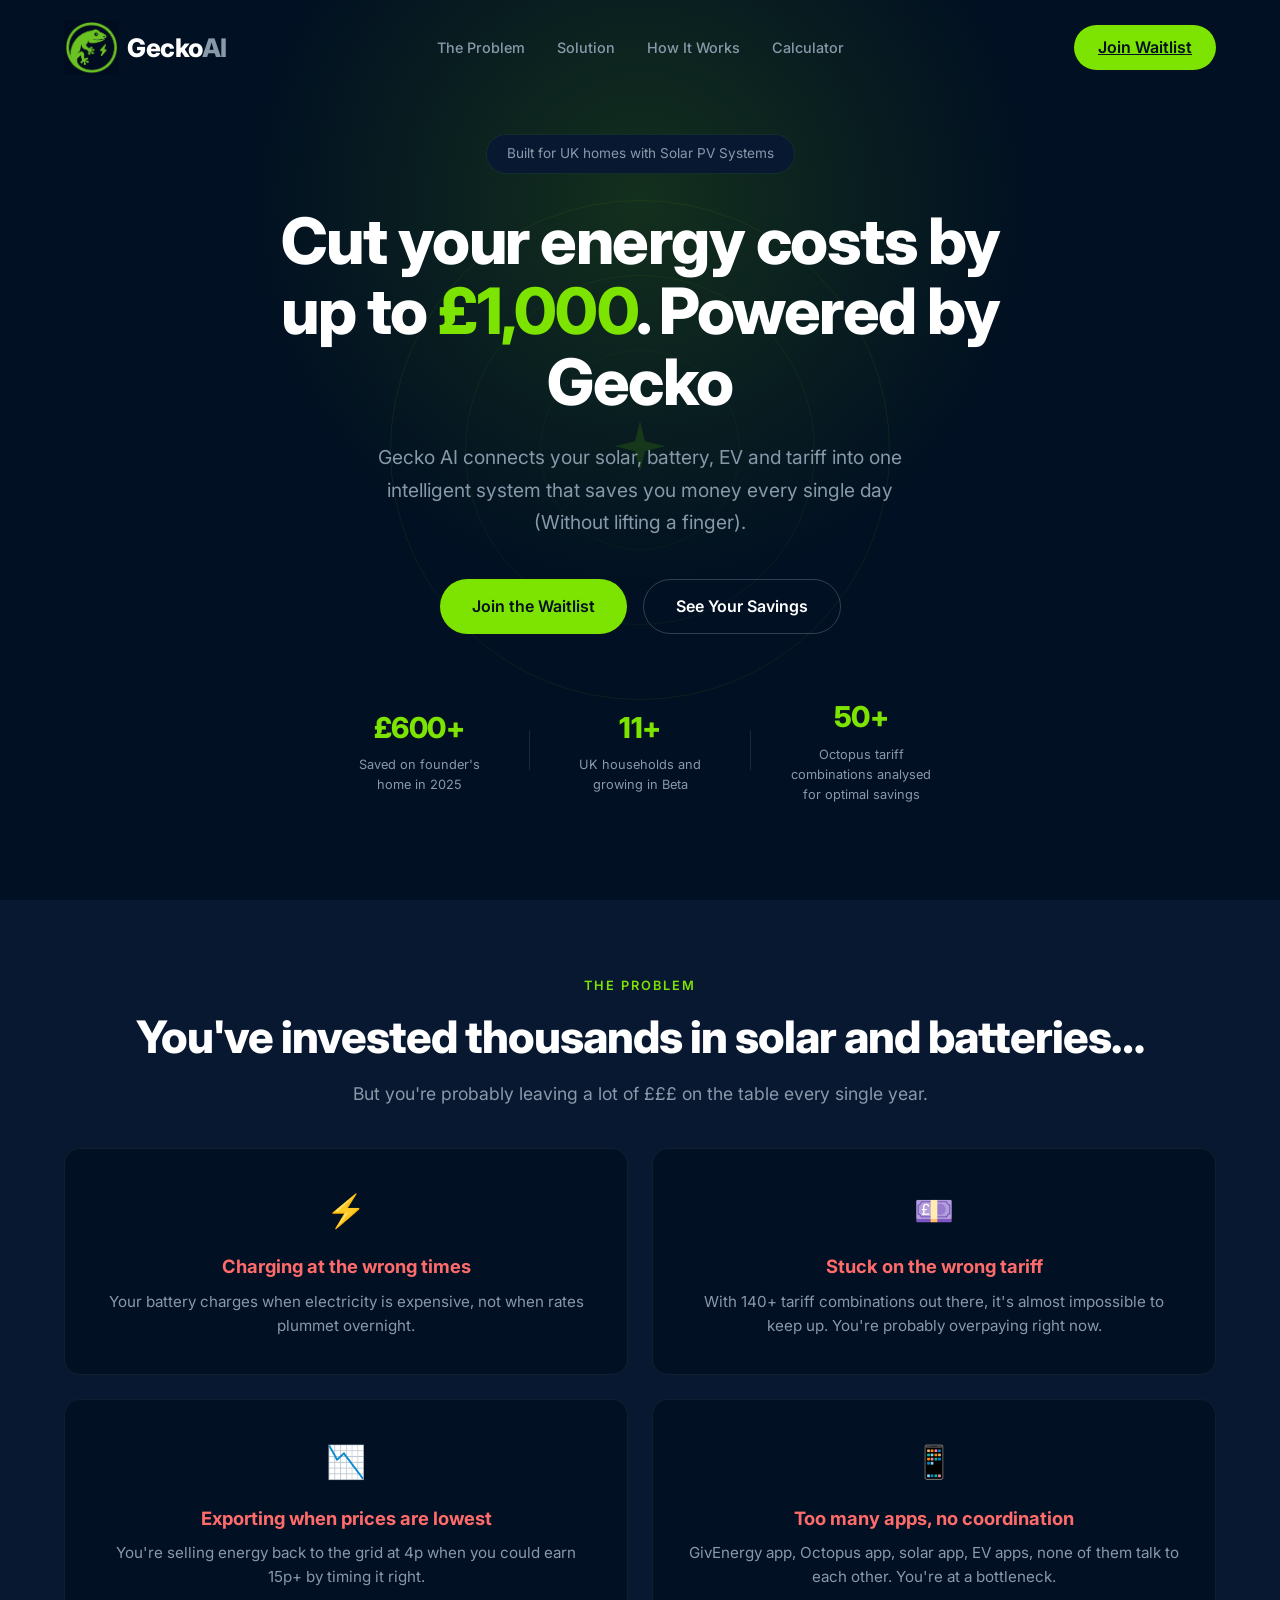
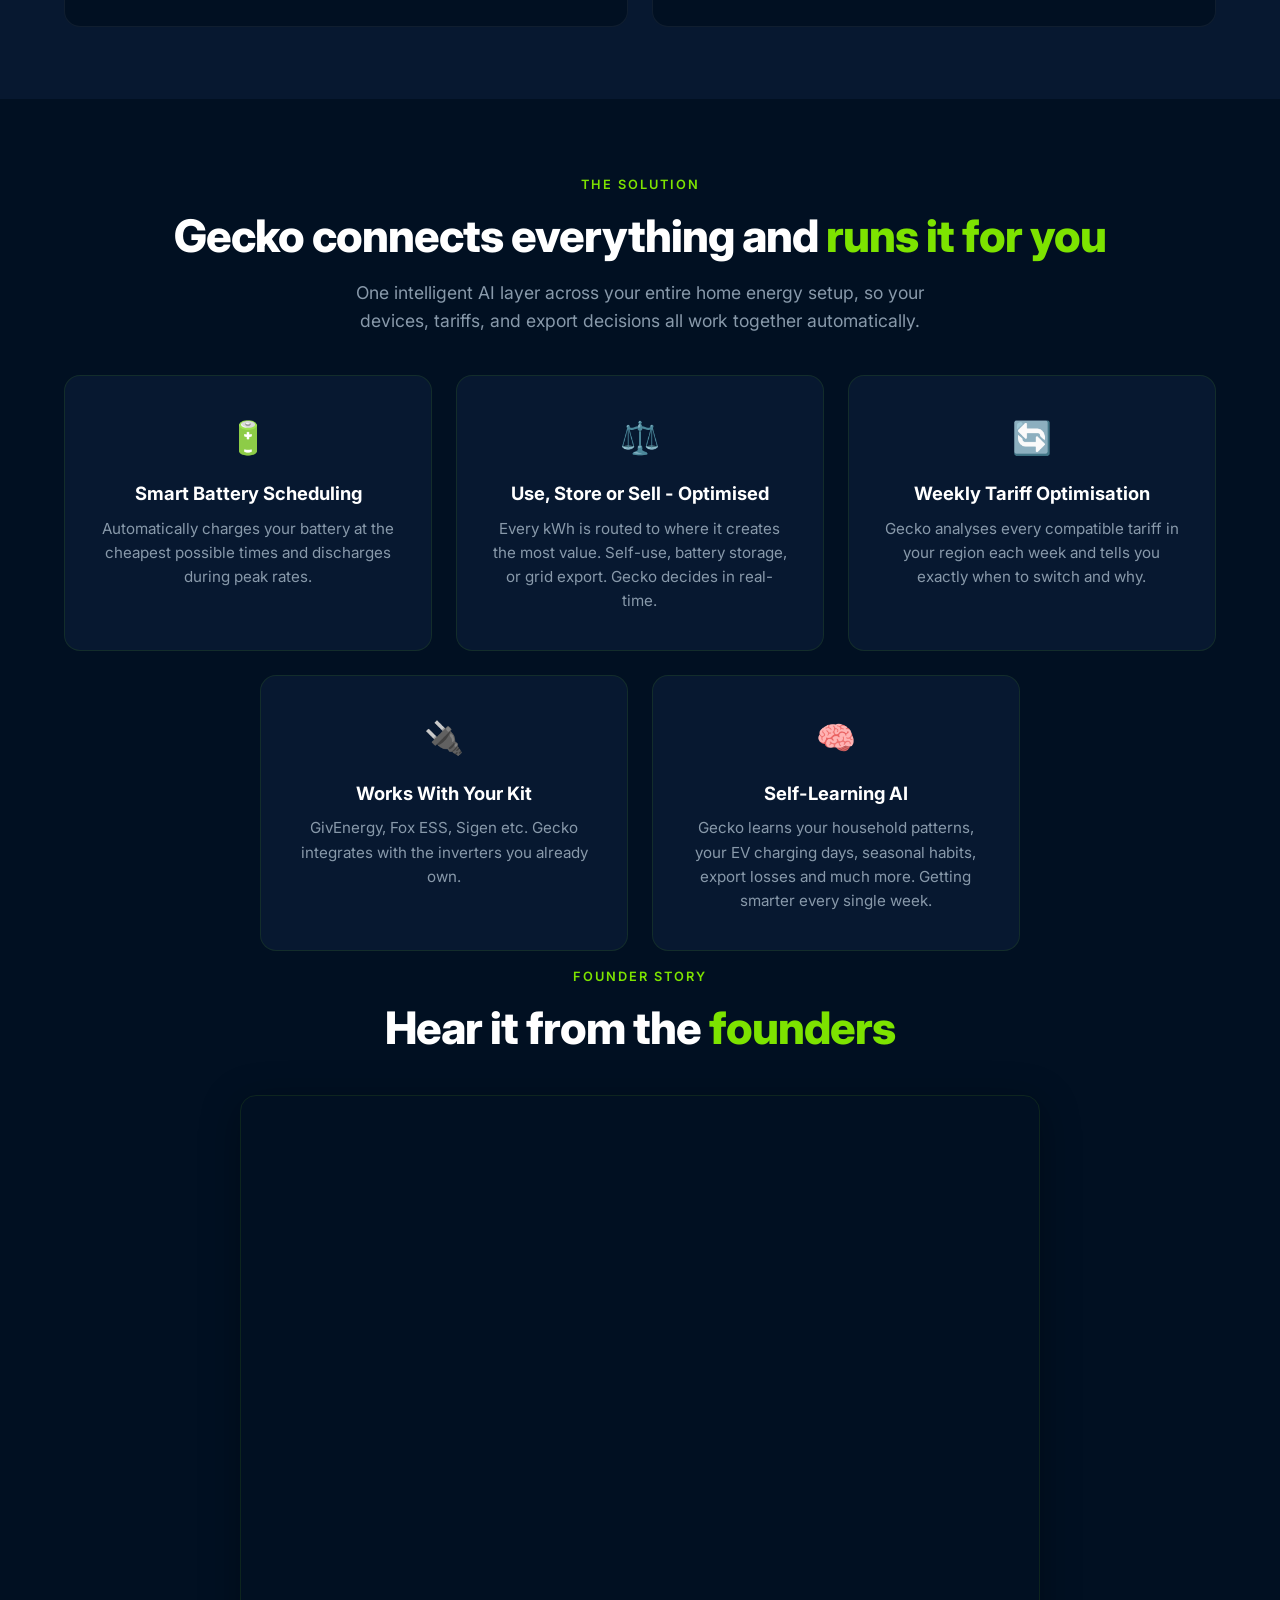
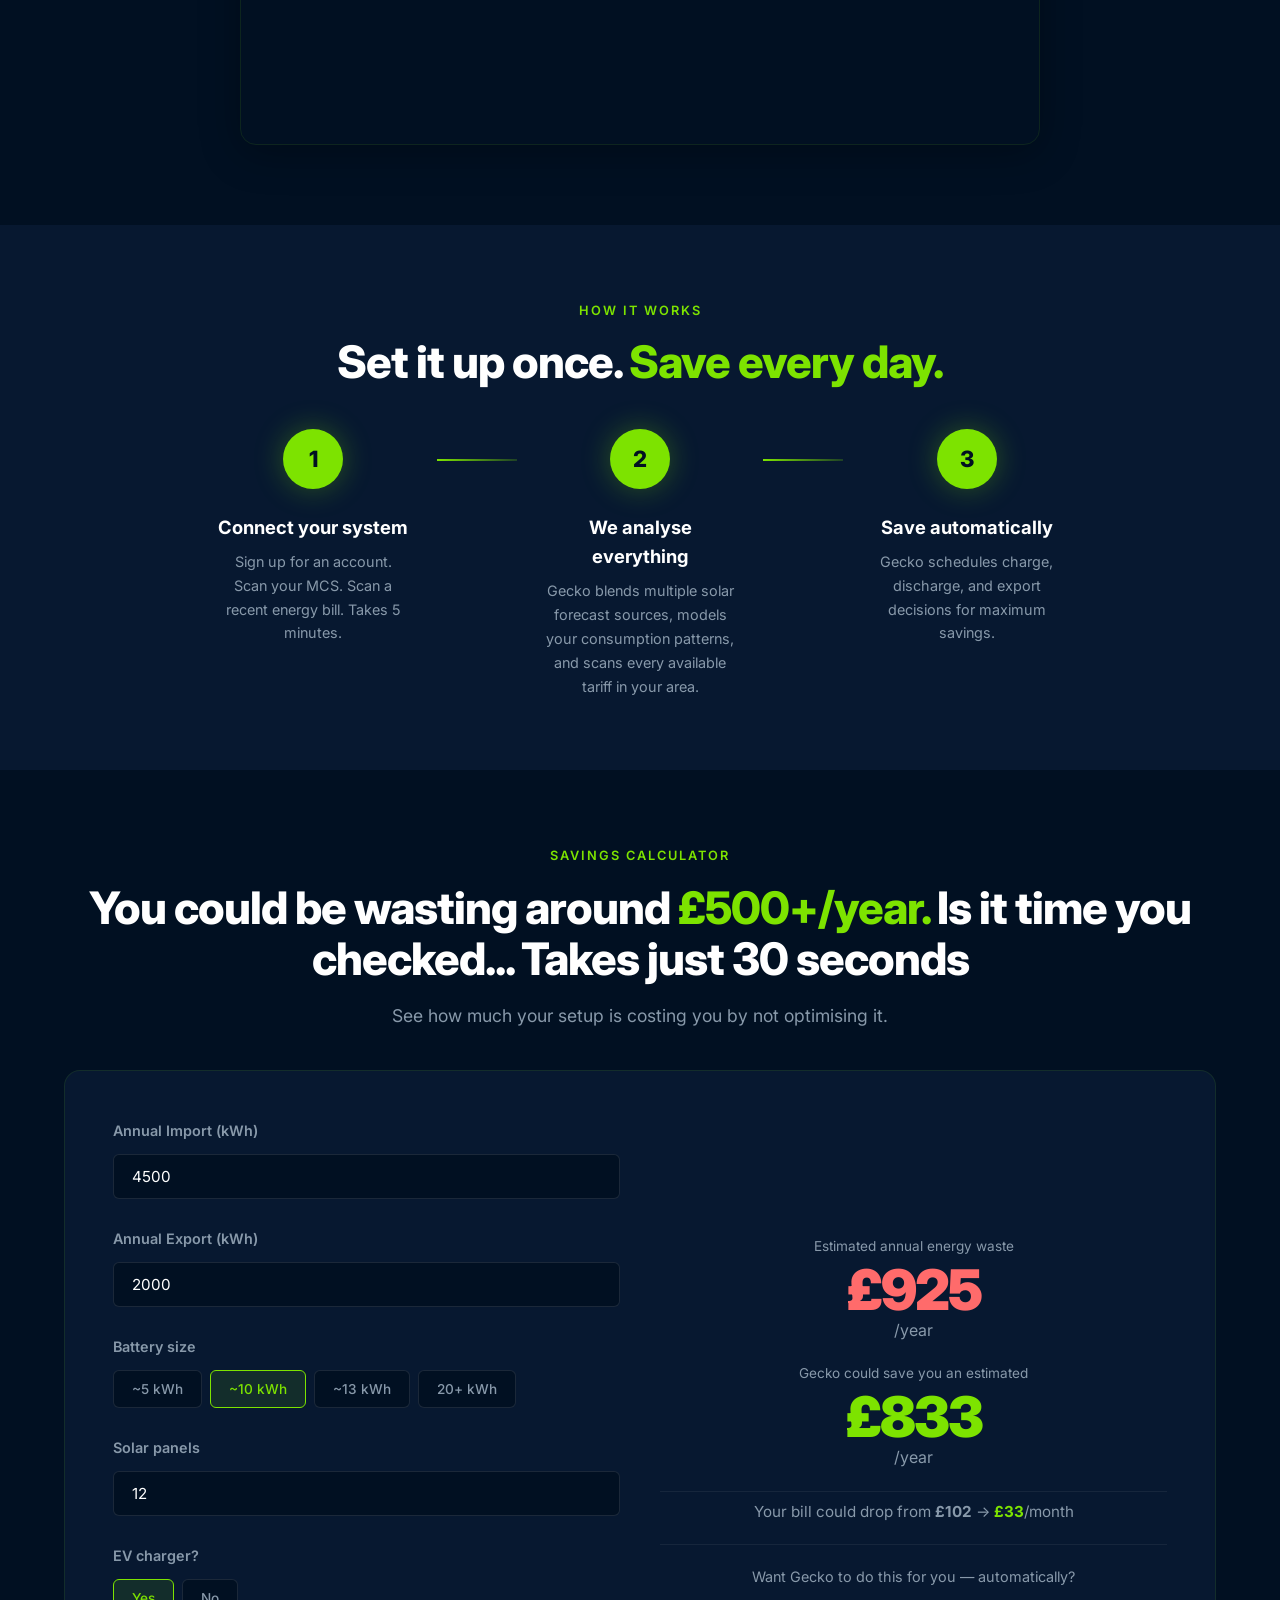
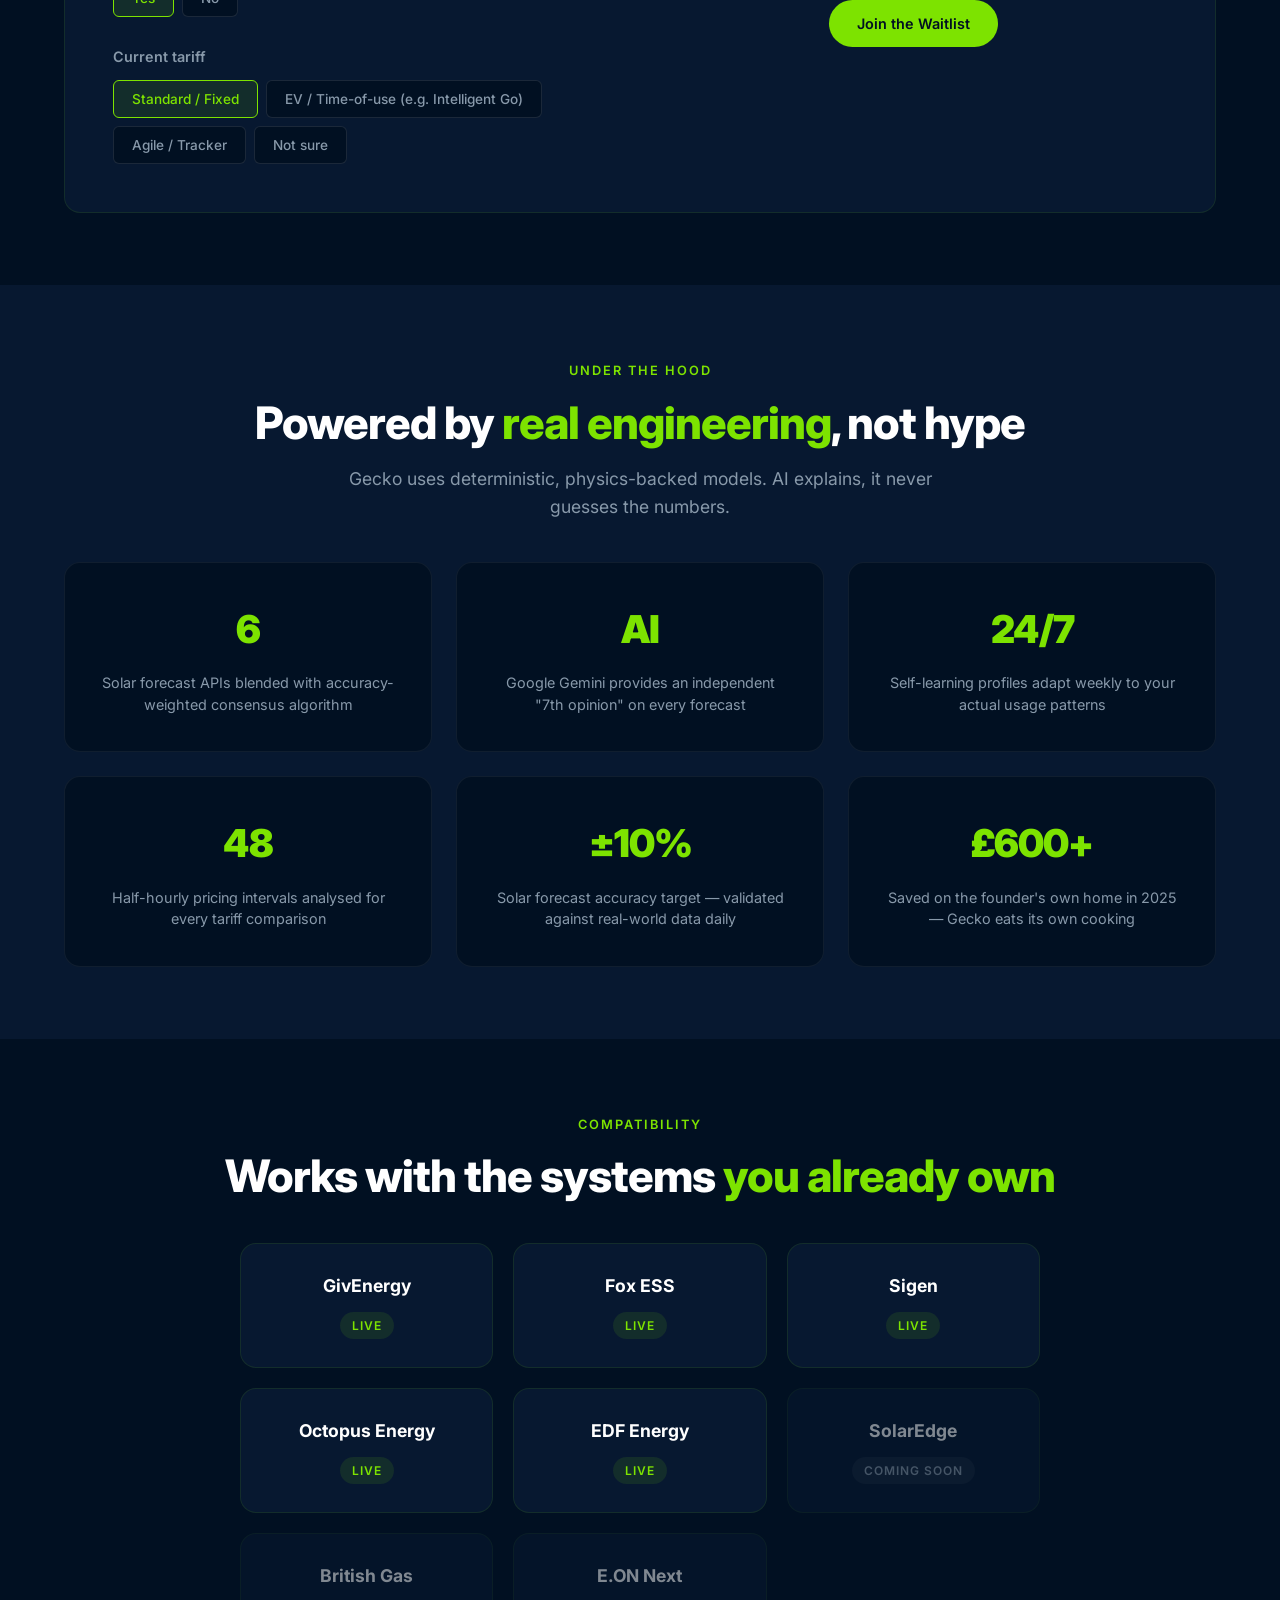
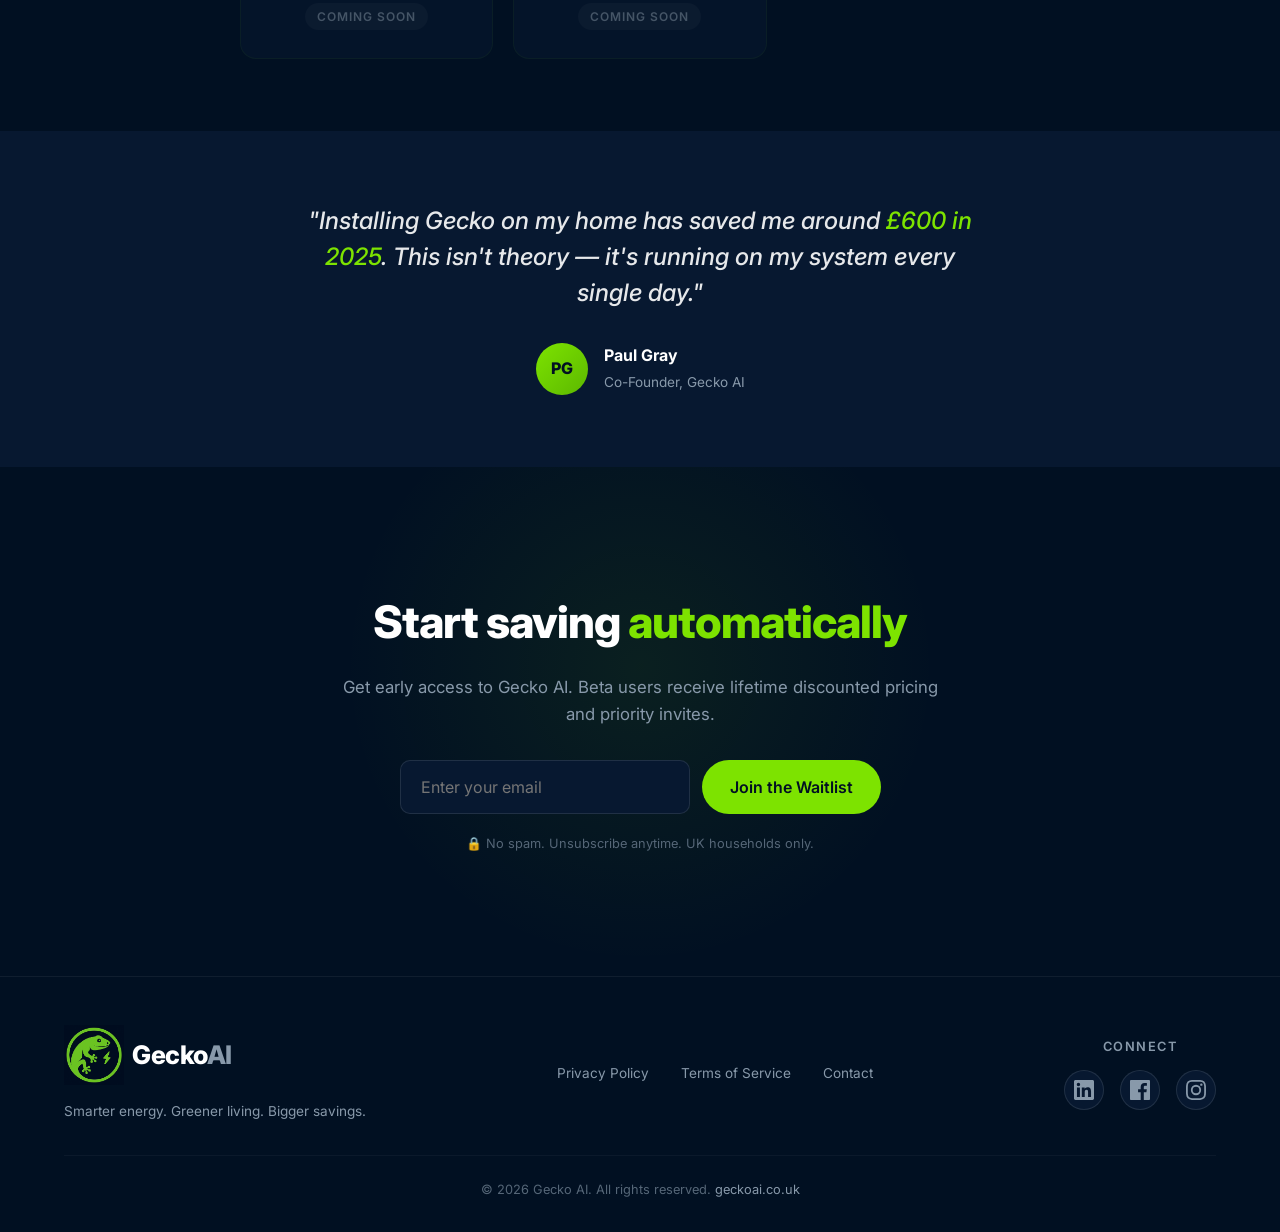
<file: index.html>
<!DOCTYPE html>
<html lang="en">
<head>
    <meta charset="UTF-8">
    <meta name="viewport" content="width=device-width, initial-scale=1.0">
    <title>Gecko AI — Smarter Home Energy Optimisation</title>
    <meta name="description" content="Gecko AI connects your solar, battery, EV and tariff into one intelligent system. Cut your energy costs by up to £1,000 — automatically.">
    <meta property="og:title" content="Gecko AI — Cut Your Energy Costs by Up to £1,000">
    <meta property="og:description" content="One intelligent AI layer across your entire home energy setup. Save more, earn more, without lifting a finger.">
    <meta property="og:type" content="website">
    <meta property="og:url" content="https://geckoai.co.uk">
    <meta property="og:image" content="https://geckoai.co.uk/Gecko_OG_Image.png">
    <meta property="og:image:width" content="1024">
    <meta property="og:image:height" content="538">
    <meta name="twitter:card" content="summary_large_image">
    <meta name="twitter:image" content="https://geckoai.co.uk/Gecko_OG_Image.png">
    <link rel="preconnect" href="https://fonts.googleapis.com">
    <link rel="preconnect" href="https://fonts.gstatic.com" crossorigin>
    <link href="https://fonts.googleapis.com/css2?family=Inter:wght@300;400;500;600;700;800;900&display=swap" rel="stylesheet">
    <link rel="stylesheet" href="styles.css">
</head>
<body>

    <!-- Navigation -->
    <nav class="nav" id="nav">
        <div class="nav-container">
            <a href="#top" class="nav-logo">
                <img src="gecko-logo.png" alt="Gecko AI" class="nav-logo-img">
                <span class="nav-logo-text"><span class="logo-gecko">Gecko</span><span class="logo-ai">AI</span></span>
            </a>
            <div class="nav-links" id="navLinks">
                <a href="#problem">The Problem</a>
                <a href="#solution">Solution</a>
                <a href="#how-it-works">How It Works</a>
                <a href="#calculator">Calculator</a>
            </div>
            <a href="#waitlist" class="nav-cta">Join Waitlist</a>
        </div>
    </nav>

    <!-- Hero -->
    <section class="hero" id="top">
        <div class="hero-glow"></div>
        <div class="hero-content">
            <div class="hero-badge">Built for UK homes with Solar PV Systems</div>
            <h1>Cut your energy costs by up to <span class="text-green">£1,000</span>. Powered by Gecko</h1>
            <p class="hero-sub">Gecko AI connects your solar, battery, EV and tariff into one intelligent system that saves you money every single day<br>(Without lifting a finger).</p>
            <div class="hero-actions">
                <a href="#waitlist" class="btn btn-primary">Join the Waitlist</a>
                <a href="#calculator" class="btn btn-secondary">See Your Savings</a>
            </div>
            <div class="hero-stats">
                <div class="hero-stat">
                    <span class="hero-stat-value">£600+</span>
                    <span class="hero-stat-label">Saved on founder's home in 2025</span>
                </div>
                <div class="hero-stat-divider"></div>
                <div class="hero-stat">
                    <span class="hero-stat-value">11+</span>
                    <span class="hero-stat-label">UK households and growing in Beta</span>
                </div>
                <div class="hero-stat-divider"></div>
                <div class="hero-stat">
                    <span class="hero-stat-value">50+</span>
                    <span class="hero-stat-label">Octopus tariff combinations analysed for optimal savings</span>
                </div>
            </div>
        </div>
        <div class="hero-visual">
            <div class="energy-orb">
                <div class="orb-ring orb-ring-1"></div>
                <div class="orb-ring orb-ring-2"></div>
                <div class="orb-ring orb-ring-3"></div>
                <div class="orb-core">
                    <svg viewBox="0 0 60 60" fill="none" xmlns="http://www.w3.org/2000/svg" width="60" height="60">
                        <path d="M30 5 L35 25 L55 30 L35 35 L30 55 L25 35 L5 30 L25 25Z" fill="#7de300" opacity="0.9"/>
                    </svg>
                </div>
            </div>
        </div>
    </section>

    <!-- Problem -->
    <section class="section section-problem" id="problem">
        <div class="container">
            <div class="section-header reveal">
                <span class="section-tag">The Problem</span>
                <h2>You've invested thousands in solar and batteries…</h2>
                <p class="section-sub">But you're probably leaving a lot of £££ on the table every single year.</p>
            </div>
            <div class="problem-grid reveal">
                <div class="problem-card">
                    <div class="problem-icon">⚡</div>
                    <h3>Charging at the wrong times</h3>
                    <p>Your battery charges when electricity is expensive, not when rates plummet overnight.</p>
                </div>
                <div class="problem-card">
                    <div class="problem-icon">💷</div>
                    <h3>Stuck on the wrong tariff</h3>
                    <p>With 140+ tariff combinations out there, it's almost impossible to keep up. You're probably overpaying right now.</p>
                </div>
                <div class="problem-card">
                    <div class="problem-icon">📉</div>
                    <h3>Exporting when prices are lowest</h3>
                    <p>You're selling energy back to the grid at 4p when you could earn 15p+ by timing it right.</p>
                </div>
                <div class="problem-card">
                    <div class="problem-icon">📱</div>
                    <h3>Too many apps, no coordination</h3>
                    <p>GivEnergy app, Octopus app, solar app, EV apps, none of them talk to each other. You're at a bottleneck.</p>
                </div>
            </div>
        </div>
    </section>

    <!-- Solution -->
    <section class="section section-solution" id="solution">
        <div class="container">
            <div class="section-header reveal">
                <span class="section-tag">The Solution</span>
                <h2>Gecko connects everything and <span class="text-green">runs it for you</span></h2>
                <p class="section-sub">One intelligent AI layer across your entire home energy setup, so your devices, tariffs, and export decisions all work together automatically.</p>
            </div>
            <div class="solution-grid reveal">
                <div class="solution-card">
                    <div class="solution-icon">🔋</div>
                    <h3>Smart Battery Scheduling</h3>
                    <p>Automatically charges your battery at the cheapest possible times and discharges during peak rates.</p>
                </div>
                <div class="solution-card">
                    <div class="solution-icon">⚖️</div>
                    <h3>Use, Store or Sell - Optimised</h3>
                    <p>Every kWh is routed to where it creates the most value. Self-use, battery storage, or grid export. Gecko decides in real-time.</p>
                </div>
                <div class="solution-card">
                    <div class="solution-icon">🔄</div>
                    <h3>Weekly Tariff Optimisation</h3>
                    <p>Gecko analyses every compatible tariff in your region each week and tells you exactly when to switch and why.</p>
                </div>
                <div class="solution-card">
                    <div class="solution-icon">🔌</div>
                    <h3>Works With Your Kit</h3>
                    <p>GivEnergy, Fox ESS, Sigen etc. Gecko integrates with the inverters you already own.</p>
                </div>
                <div class="solution-card">
                    <div class="solution-icon">🧠</div>
                    <h3>Self-Learning AI</h3>
                    <p>Gecko learns your household patterns, your EV charging days, seasonal habits, export losses and much more. Getting smarter every single week.</p>
                </div>
            </div>
        </div>
    </section>

    <!-- Founder Video -->
    <section class="section section-video">
        <div class="container">
            <div class="section-header reveal">
                <span class="section-tag">Founder Story</span>
                <h2>Hear it from the <span class="text-green">founders</span></h2>
            </div>
            <div class="video-wrapper reveal">
                <iframe
                    src="https://www.youtube.com/embed/vkBiVyoCR98"
                    title="Gecko AI Founder Story"
                    frameborder="0"
                    allow="accelerometer; autoplay; clipboard-write; encrypted-media; gyroscope; picture-in-picture; web-share"
                    referrerpolicy="strict-origin-when-cross-origin"
                    allowfullscreen>
                </iframe>
            </div>
        </div>
    </section>

    <!-- How It Works -->
    <section class="section section-how" id="how-it-works">
        <div class="container">
            <div class="section-header reveal">
                <span class="section-tag">How It Works</span>
                <h2>Set it up once. <span class="text-green">Save every day.</span></h2>
            </div>
            <div class="steps reveal">
                <div class="step">
                    <div class="step-number">1</div>
                    <div class="step-content">
                        <h3>Connect your system</h3>
                        <p>Sign up for an account.<br>Scan your MCS. Scan a recent energy bill. Takes 5 minutes.</p>
                    </div>
                </div>
                <div class="step-connector"></div>
                <div class="step">
                    <div class="step-number">2</div>
                    <div class="step-content">
                        <h3>We analyse everything</h3>
                        <p>Gecko blends multiple solar forecast sources, models your consumption patterns, and scans every available tariff in your area.</p>
                    </div>
                </div>
                <div class="step-connector"></div>
                <div class="step">
                    <div class="step-number">3</div>
                    <div class="step-content">
                        <h3>Save automatically</h3>
                        <p>Gecko schedules charge, discharge, and export decisions for maximum savings.</p>
                    </div>
                </div>
            </div>
        </div>
    </section>

    <!-- Calculator -->
    <section class="section section-calc" id="calculator">
        <div class="container">
            <div class="section-header reveal">
                <span class="section-tag">Savings Calculator</span>
                <h2>You could be wasting around <span class="text-green">£500+/year.</span> Is it time you checked... Takes just 30 seconds</h2>
                <p class="section-sub">See how much your setup is costing you by not optimising it.</p>
            </div>
            <div class="calc-container reveal">
                <div class="calc-form" id="calcForm">
                    <div class="calc-group">
                        <label>Annual Import (kWh)</label>
                        <input type="number" id="calcImport" class="calc-input" placeholder="e.g. 4500" value="4500">
                    </div>
                    <div class="calc-group">
                        <label>Annual Export (kWh)</label>
                        <input type="number" id="calcExport" class="calc-input" placeholder="e.g. 2000" value="2000">
                    </div>
                    <div class="calc-group">
                        <label>Battery size</label>
                        <div class="calc-options" data-field="battery">
                            <button class="calc-option" data-value="5">~5 kWh</button>
                            <button class="calc-option active" data-value="10">~10 kWh</button>
                            <button class="calc-option" data-value="13">~13 kWh</button>
                            <button class="calc-option" data-value="20">20+ kWh</button>
                        </div>
                    </div>
                    <div class="calc-group">
                        <label>Solar panels</label>
                        <input type="number" id="calcPanels" class="calc-input" placeholder="Number of panels (estimate if unknown)" value="12">
                    </div>
                    <div class="calc-group">
                        <label>EV charger?</label>
                        <div class="calc-options" data-field="ev">
                            <button class="calc-option active" data-value="yes">Yes</button>
                            <button class="calc-option" data-value="no">No</button>
                        </div>
                    </div>
                    <div class="calc-group">
                        <label>Current tariff</label>
                        <div class="calc-options" data-field="tariff">
                            <button class="calc-option active" data-value="standard">Standard / Fixed</button>
                            <button class="calc-option" data-value="ev">EV / Time-of-use (e.g. Intelligent Go)</button>
                            <button class="calc-option" data-value="agile">Agile / Tracker</button>
                            <button class="calc-option" data-value="unsure">Not sure</button>
                        </div>
                    </div>
                </div>
                <div class="calc-results" id="calcResults">
                    <div class="calc-result-waste">
                        <span class="calc-result-label">Estimated annual energy waste</span>
                        <span class="calc-result-value" id="wasteValue">£504</span>
                        <span class="calc-result-period">/year</span>
                    </div>
                    <div class="calc-result-save">
                        <span class="calc-result-label">Gecko could save you an estimated</span>
                        <span class="calc-result-value text-green" id="saveValue">£353</span>
                        <span class="calc-result-period">/year</span>
                    </div>
                    <div class="calc-result-bill">
                        Your bill could drop from <strong id="billFrom">£120</strong> → <strong class="text-green" id="billTo">£91</strong>/month
                    </div>
                    <div class="calc-result-cta">
                        <p>Want Gecko to do this for you — automatically?</p>
                        <a href="#waitlist" class="btn btn-primary calc-cta-btn">Join the Waitlist</a>
                    </div>
                </div>
            </div>
        </div>
    </section>

    <!-- Technical Credibility -->
    <section class="section section-tech" id="tech">
        <div class="container">
            <div class="section-header reveal">
                <span class="section-tag">Under the Hood</span>
                <h2>Powered by <span class="text-green">real engineering</span>, not hype</h2>
                <p class="section-sub">Gecko uses deterministic, physics-backed models. AI explains, it never guesses the numbers.</p>
            </div>
            <div class="tech-grid reveal">
                <div class="tech-card">
                    <div class="tech-value">6</div>
                    <div class="tech-label">Solar forecast APIs blended with accuracy-weighted consensus algorithm</div>
                </div>
                <div class="tech-card">
                    <div class="tech-value">AI</div>
                    <div class="tech-label">Google Gemini provides an independent "7th opinion" on every forecast</div>
                </div>
                <div class="tech-card">
                    <div class="tech-value">24/7</div>
                    <div class="tech-label">Self-learning profiles adapt weekly to your actual usage patterns</div>
                </div>
                <div class="tech-card">
                    <div class="tech-value">48</div>
                    <div class="tech-label">Half-hourly pricing intervals analysed for every tariff comparison</div>
                </div>
                <div class="tech-card">
                    <div class="tech-value">±10%</div>
                    <div class="tech-label">Solar forecast accuracy target — validated against real-world data daily</div>
                </div>
                <div class="tech-card">
                    <div class="tech-value">£600+</div>
                    <div class="tech-label">Saved on the founder's own home in 2025 — Gecko eats its own cooking</div>
                </div>
            </div>
        </div>
    </section>

    <!-- Compatibility -->
    <section class="section section-compat" id="compatibility">
        <div class="container">
            <div class="section-header reveal">
                <span class="section-tag">Compatibility</span>
                <h2>Works with the systems <span class="text-green">you already own</span></h2>
            </div>
            <div class="compat-grid reveal">
                <div class="compat-item">
                    <div class="compat-logo">GivEnergy</div>
                    <span class="compat-status live">Live</span>
                </div>
                <div class="compat-item">
                    <div class="compat-logo">Fox ESS</div>
                    <span class="compat-status live">Live</span>
                </div>
                <div class="compat-item">
                    <div class="compat-logo">Sigen</div>
                    <span class="compat-status live">Live</span>
                </div>

                <div class="compat-item">
                    <div class="compat-logo">Octopus Energy</div>
                    <span class="compat-status live">Live</span>
                </div>
                <div class="compat-item">
                    <div class="compat-logo">EDF Energy</div>
                    <span class="compat-status live">Live</span>
                </div>
                <div class="compat-item compat-item-soon">
                    <div class="compat-logo">SolarEdge</div>
                    <span class="compat-status coming-soon">Coming Soon</span>
                </div>
                <div class="compat-item compat-item-soon">
                    <div class="compat-logo">British Gas</div>
                    <span class="compat-status coming-soon">Coming Soon</span>
                </div>
                <div class="compat-item compat-item-soon">
                    <div class="compat-logo">E.ON Next</div>
                    <span class="compat-status coming-soon">Coming Soon</span>
                </div>
            </div>
        </div>
    </section>

    <!-- Testimonial -->
    <section class="section section-testimonial">
        <div class="container">
            <div class="testimonial reveal">
                <div class="testimonial-quote">"Installing Gecko on my home has saved me around <span class="text-green">£600 in 2025</span>. This isn't theory — it's running on my system every single day."</div>
                <div class="testimonial-author">
                    <div class="testimonial-avatar">PG</div>
                    <div class="testimonial-info">
                        <strong>Paul Gray</strong>
                        <span>Co-Founder, Gecko AI</span>
                    </div>
                </div>
            </div>
        </div>
    </section>

    <!-- Waitlist -->
    <section class="section section-waitlist" id="waitlist">
        <div class="container">
            <div class="waitlist-content reveal">
                <h2>Start saving <span class="text-green">automatically</span></h2>
                <p>Get early access to Gecko AI. Beta users receive lifetime discounted pricing and priority invites.</p>
                <form class="waitlist-form" id="waitlistForm">
                    <input type="email" placeholder="Enter your email" required id="waitlistEmail">
                    <button type="submit" class="btn btn-primary">Join the Waitlist</button>
                </form>
                <span class="waitlist-note">🔒 No spam. Unsubscribe anytime. UK households only.</span>
            </div>
        </div>
    </section>

    <!-- Footer -->
    <footer class="footer">
        <div class="container">
            <div class="footer-content">
                <div class="footer-brand">
                    <div class="footer-logo-wrap">
                        <img src="gecko-logo.png" alt="Gecko AI" class="footer-logo-img">
                        <span class="nav-logo-text"><span class="logo-gecko">Gecko</span><span class="logo-ai">AI</span></span>
                    </div>
                    <p>Smarter energy. Greener living. Bigger savings.</p>
                </div>
                <div class="footer-links">
                    <a href="#top">Privacy Policy</a>
                    <a href="#top">Terms of Service</a>
                    <a href="mailto:support@geckoai.co.uk">Contact</a>
                </div>
                <div class="footer-social">
                    <span class="footer-social-label">Connect</span>
                    <div class="footer-social-icons">
                        <a href="https://www.linkedin.com/company/gecko-ai" target="_blank" rel="noopener" aria-label="LinkedIn">
                            <svg width="20" height="20" viewBox="0 0 24 24" fill="currentColor"><path d="M20.447 20.452h-3.554v-5.569c0-1.328-.027-3.037-1.852-3.037-1.853 0-2.136 1.445-2.136 2.939v5.667H9.351V9h3.414v1.561h.046c.477-.9 1.637-1.85 3.37-1.85 3.601 0 4.267 2.37 4.267 5.455v6.286zM5.337 7.433a2.062 2.062 0 01-2.063-2.065 2.064 2.064 0 112.063 2.065zm1.782 13.019H3.555V9h3.564v11.452zM22.225 0H1.771C.792 0 0 .774 0 1.729v20.542C0 23.227.792 24 1.771 24h20.451C23.2 24 24 23.227 24 22.271V1.729C24 .774 23.2 0 22.222 0h.003z"/></svg>
                        </a>
                        <a href="https://www.facebook.com/profile.php?id=61566687331036" target="_blank" rel="noopener" aria-label="Facebook">
                            <svg width="20" height="20" viewBox="0 0 24 24" fill="currentColor"><path d="M22.675 0H1.325C.593 0 0 .593 0 1.325v21.351C0 23.407.593 24 1.325 24H12.82v-9.294H9.692v-3.622h3.128V8.413c0-3.1 1.893-4.788 4.659-4.788 1.325 0 2.463.099 2.795.143v3.24l-1.918.001c-1.504 0-1.795.715-1.795 1.763v2.313h3.587l-.467 3.622h-3.12V24h6.116c.73 0 1.323-.593 1.323-1.325V1.325C24 .593 23.407 0 22.675 0z"/></svg>
                        </a>
                        <a href="https://www.instagram.com/geckoai_uk/" target="_blank" rel="noopener" aria-label="Instagram">
                            <svg width="20" height="20" viewBox="0 0 24 24" fill="currentColor"><path d="M12 2.163c3.204 0 3.584.012 4.85.07 3.252.148 4.771 1.691 4.919 4.919.058 1.265.069 1.645.069 4.849 0 3.205-.012 3.584-.069 4.849-.149 3.225-1.664 4.771-4.919 4.919-1.266.058-1.644.07-4.85.07-3.204 0-3.584-.012-4.849-.07-3.26-.149-4.771-1.699-4.919-4.92-.058-1.265-.07-1.644-.07-4.849 0-3.204.013-3.583.07-4.849.149-3.227 1.664-4.771 4.919-4.919 1.266-.057 1.645-.069 4.849-.069zM12 0C8.741 0 8.333.014 7.053.072 2.695.272.273 2.69.073 7.052.014 8.333 0 8.741 0 12c0 3.259.014 3.668.072 4.948.2 4.358 2.618 6.78 6.98 6.98C8.333 23.986 8.741 24 12 24c3.259 0 3.668-.014 4.948-.072 4.354-.2 6.782-2.618 6.979-6.98.059-1.28.073-1.689.073-4.948 0-3.259-.014-3.667-.072-4.947-.196-4.354-2.617-6.78-6.979-6.98C15.668.014 15.259 0 12 0zm0 5.838a6.162 6.162 0 100 12.324 6.162 6.162 0 000-12.324zM12 16a4 4 0 110-8 4 4 0 010 8zm6.406-11.845a1.44 1.44 0 100 2.881 1.44 1.44 0 000-2.881z"/></svg>
                        </a>
                    </div>
                </div>
            </div>
            <div class="footer-bottom">
                <p>© 2026 Gecko AI. All rights reserved. <a href="https://geckoai.co.uk">geckoai.co.uk</a></p>
            </div>
        </div>
    </footer>

    <script src="script.js"></script>
</body>
</html>
</file>
<file: styles.css>
/* ============================
   Gecko AI — Premium Design System
   Colors: #7de300 (green) / #011022 (dark)
   ============================ */

*, *::before, *::after {
    margin: 0;
    padding: 0;
    box-sizing: border-box;
}

:root {
    --green: #7de300;
    --green-dark: #5cb800;
    --green-glow: rgba(125, 227, 0, 0.15);
    --green-glow-strong: rgba(125, 227, 0, 0.3);
    --dark: #011022;
    --dark-surface: #071830;
    --dark-card: #0c2240;
    --dark-border: rgba(125, 227, 0, 0.1);
    --text: #ffffff;
    --text-muted: #8899aa;
    --text-dim: #556677;
    --font: 'Inter', -apple-system, BlinkMacSystemFont, sans-serif;
    --radius: 16px;
    --radius-sm: 10px;
    --radius-xs: 6px;
    --transition: 0.3s cubic-bezier(0.4, 0, 0.2, 1);
    --max-width: 1200px;
}

html {
    scroll-behavior: smooth;
    scroll-padding-top: 80px;
}

body {
    font-family: var(--font);
    background: var(--dark);
    color: var(--text);
    line-height: 1.6;
    overflow-x: hidden;
    -webkit-font-smoothing: antialiased;
}

.container {
    max-width: var(--max-width);
    margin: 0 auto;
    padding: 0 24px;
}

.text-green {
    color: var(--green);
}

/* ============================
   Navigation
   ============================ */
.nav {
    position: fixed;
    top: 0;
    left: 0;
    right: 0;
    z-index: 1000;
    padding: 20px 0;
    transition: var(--transition);
}

.nav.scrolled {
    background: rgba(1, 16, 34, 0.85);
    backdrop-filter: blur(20px);
    -webkit-backdrop-filter: blur(20px);
    border-bottom: 1px solid var(--dark-border);
    padding: 16px 0;
}

.nav-container {
    max-width: var(--max-width);
    margin: 0 auto;
    padding: 0 24px;
    display: flex;
    align-items: center;
    justify-content: space-between;
    position: relative;
}

.nav-logo {
    text-decoration: none;
    display: flex;
    flex-direction: row;
    align-items: center;
    gap: 8px;
}

.nav-logo-img {
    height: 55px;
    width: auto;
    display: block;
    transition: var(--transition);
}

.nav-logo:hover .nav-logo-img {
    transform: scale(1.05);
}

.nav-logo-text {
    font-size: 1.6rem;
    font-weight: 800;
    letter-spacing: -0.5px;
    line-height: 1;
    display: inline-block;
}

.logo-gecko {
    color: #ffffff !important;
}

.logo-ai {
    color: #8899aa !important;
}

.footer-logo-wrap {
    display: flex;
    flex-direction: row;
    align-items: center;
    gap: 8px;
    margin-bottom: 16px;
}

.footer-logo-img {
    height: 60px;
    width: auto;
    display: block;
}

.nav-links {
    display: flex;
    align-items: center;
    gap: 32px;
    position: absolute;
    left: 50%;
    transform: translateX(-50%);
}

.nav-links a {
    text-decoration: none;
    color: var(--text-muted);
    font-size: 0.9rem;
    font-weight: 500;
    transition: var(--transition);
}

.nav-links a:hover {
    color: var(--text);
}

.nav-cta {
    background: var(--green) !important;
    color: var(--dark) !important;
    padding: 10px 24px;
    border-radius: 100px;
    font-weight: 600 !important;
}

.nav-cta:hover {
    background: var(--green-dark) !important;
    transform: translateY(-1px);
    box-shadow: 0 4px 20px var(--green-glow-strong);
}

.nav-toggle {
    display: none;
    flex-direction: column;
    gap: 5px;
    background: none;
    border: none;
    cursor: pointer;
    padding: 4px;
}

.nav-toggle span {
    width: 24px;
    height: 2px;
    background: var(--text);
    border-radius: 2px;
    transition: var(--transition);
}

/* ============================
   Buttons
   ============================ */
.btn {
    display: inline-flex;
    align-items: center;
    justify-content: center;
    padding: 14px 32px;
    border-radius: 100px;
    font-family: var(--font);
    font-size: 1rem;
    font-weight: 600;
    text-decoration: none;
    cursor: pointer;
    border: none;
    transition: var(--transition);
}

.btn-primary {
    background: var(--green);
    color: var(--dark);
}

.btn-primary:hover {
    background: var(--green-dark);
    transform: translateY(-2px);
    box-shadow: 0 8px 30px var(--green-glow-strong);
}

.btn-secondary {
    background: transparent;
    color: var(--text);
    border: 1px solid rgba(255, 255, 255, 0.2);
}

.btn-secondary:hover {
    border-color: var(--green);
    color: var(--green);
    transform: translateY(-2px);
}

/* ============================
   Hero Section
   ============================ */
.hero {
    min-height: 100vh;
    display: flex;
    align-items: center;
    justify-content: center;
    text-align: center;
    padding: 120px 24px 80px;
    position: relative;
    overflow: hidden;
}

.hero-glow {
    position: absolute;
    top: -200px;
    left: 50%;
    transform: translateX(-50%);
    width: 800px;
    height: 800px;
    background: radial-gradient(circle, var(--green-glow) 0%, transparent 70%);
    pointer-events: none;
    animation: pulse 6s ease-in-out infinite;
}

@keyframes pulse {
    0%, 100% { opacity: 0.4; transform: translateX(-50%) scale(1); }
    50% { opacity: 0.7; transform: translateX(-50%) scale(1.1); }
}

.hero-content {
    position: relative;
    z-index: 2;
    max-width: 800px;
    margin: 0 auto;
}

.hero-badge {
    display: inline-block;
    background: var(--dark-surface);
    border: 1px solid var(--dark-border);
    padding: 8px 20px;
    border-radius: 100px;
    font-size: 0.85rem;
    color: var(--text-muted);
    margin-bottom: 32px;
    animation: fadeInUp 0.8s ease-out;
}

.hero h1 {
    font-size: clamp(2.4rem, 5.5vw, 4rem);
    font-weight: 800;
    line-height: 1.1;
    letter-spacing: -1.5px;
    margin-bottom: 24px;
    animation: fadeInUp 0.8s ease-out 0.1s both;
}

.hero-sub {
    font-size: 1.2rem;
    color: var(--text-muted);
    max-width: 600px;
    margin: 0 auto 40px;
    line-height: 1.7;
    animation: fadeInUp 0.8s ease-out 0.2s both;
}

.hero-actions {
    display: flex;
    gap: 16px;
    justify-content: center;
    flex-wrap: wrap;
    margin-bottom: 60px;
    animation: fadeInUp 0.8s ease-out 0.3s both;
}

.hero-stats {
    display: flex;
    align-items: center;
    justify-content: center;
    gap: 40px;
    animation: fadeInUp 0.8s ease-out 0.4s both;
}

.hero-stat {
    text-align: center;
}

.hero-stat-value {
    display: block;
    font-size: 1.8rem;
    font-weight: 800;
    color: var(--green);
    letter-spacing: -0.5px;
}

.hero-stat-label {
    font-size: 0.8rem;
    color: var(--text-muted);
    max-width: 140px;
    display: block;
    margin-top: 4px;
}

.hero-stat-divider {
    width: 1px;
    height: 40px;
    background: rgba(255, 255, 255, 0.1);
}

.hero-visual {
    position: absolute;
    top: 50%;
    left: 50%;
    transform: translate(-50%, -50%);
    z-index: 1;
    pointer-events: none;
}

.energy-orb {
    position: relative;
    width: 500px;
    height: 500px;
}

.orb-ring {
    position: absolute;
    border-radius: 50%;
    border: 1px solid rgba(125, 227, 0, 0.08);
    animation: orbSpin 20s linear infinite;
}

.orb-ring-1 {
    width: 100%;
    height: 100%;
    top: 0;
    left: 0;
}

.orb-ring-2 {
    width: 70%;
    height: 70%;
    top: 15%;
    left: 15%;
    animation-duration: 15s;
    animation-direction: reverse;
    border-color: rgba(125, 227, 0, 0.06);
}

.orb-ring-3 {
    width: 40%;
    height: 40%;
    top: 30%;
    left: 30%;
    animation-duration: 10s;
    border-color: rgba(125, 227, 0, 0.04);
}

.orb-core {
    position: absolute;
    top: 50%;
    left: 50%;
    transform: translate(-50%, -50%);
    opacity: 0.15;
}

@keyframes orbSpin {
    from { transform: rotate(0deg); }
    to { transform: rotate(360deg); }
}

/* ============================
   Sections (Shared)
   ============================ */
.section {
    padding: 72px 0;
}

.section-header {
    text-align: center;
    margin-bottom: 40px;
}

.section-tag {
    display: inline-block;
    font-size: 0.8rem;
    font-weight: 600;
    text-transform: uppercase;
    letter-spacing: 2px;
    color: var(--green);
    margin-bottom: 16px;
}

.section-header h2 {
    font-size: clamp(1.8rem, 3.5vw, 2.8rem);
    font-weight: 800;
    letter-spacing: -1px;
    line-height: 1.15;
    margin-bottom: 16px;
}

.section-sub {
    font-size: 1.1rem;
    color: var(--text-muted);
    max-width: 600px;
    margin: 0 auto;
}

/* ============================
   Problem Section
   ============================ */
.section-problem {
    background: var(--dark-surface);
}

.problem-grid {
    display: grid;
    grid-template-columns: repeat(2, 1fr);
    gap: 24px;
}

.problem-card {
    background: var(--dark);
    border: 1px solid rgba(255, 255, 255, 0.06);
    border-radius: var(--radius);
    padding: 36px;
    transition: var(--transition);
    text-align: center;
}

.problem-card:hover {
    border-color: rgba(255, 80, 80, 0.3);
    transform: translateY(-4px);
}

.problem-icon {
    font-size: 2rem;
    margin-bottom: 16px;
}

.problem-card h3 {
    font-size: 1.15rem;
    font-weight: 700;
    margin-bottom: 8px;
    color: #ff6b6b;
}

.problem-card p {
    color: var(--text-muted);
    font-size: 0.95rem;
    line-height: 1.6;
}

/* ============================
   Founder Video
   ============================ */
.video-wrapper {
    position: relative;
    width: 100%;
    max-width: 800px;
    margin: 0 auto;
    padding-bottom: 56.25%; /* 16:9 */
    border-radius: var(--radius);
    overflow: hidden;
    border: 1px solid var(--dark-border);
    box-shadow: 0 8px 40px rgba(0, 0, 0, 0.3);
}

.video-wrapper iframe {
    position: absolute;
    top: 0;
    left: 0;
    width: 100%;
    height: 100%;
    border: none;
}

.section-video {
    padding-top: 0;
    margin-top: -60px;
    padding-bottom: 80px;
}

/* ============================
   Solution Section
   ============================ */
.solution-grid {
    display: flex;
    flex-wrap: wrap;
    justify-content: center;
    gap: 24px;
}

.solution-grid .solution-card {
    flex: 0 1 calc(33.333% - 16px);
}

.solution-card {
    background: var(--dark-surface);
    border: 1px solid var(--dark-border);
    border-radius: var(--radius);
    padding: 36px;
    transition: var(--transition);
    position: relative;
    overflow: hidden;
    text-align: center;
}

.solution-card::before {
    content: '';
    position: absolute;
    top: 0;
    left: 0;
    right: 0;
    height: 2px;
    background: linear-gradient(90deg, transparent, var(--green), transparent);
    opacity: 0;
    transition: var(--transition);
}

.solution-card:hover {
    border-color: rgba(125, 227, 0, 0.2);
    transform: translateY(-4px);
    box-shadow: 0 8px 40px rgba(125, 227, 0, 0.05);
}

.solution-card:hover::before {
    opacity: 1;
}

.solution-icon {
    font-size: 2rem;
    margin-bottom: 16px;
}

.solution-card h3 {
    font-size: 1.15rem;
    font-weight: 700;
    margin-bottom: 8px;
}

.solution-card p {
    color: var(--text-muted);
    font-size: 0.95rem;
    line-height: 1.6;
}

/* ============================
   How It Works
   ============================ */
.section-how {
    background: var(--dark-surface);
}

.steps {
    display: flex;
    align-items: flex-start;
    justify-content: center;
    gap: 0;
    max-width: 900px;
    margin: 0 auto;
}

.step {
    flex: 1;
    text-align: center;
    padding: 0 24px;
}

.step-number {
    width: 60px;
    height: 60px;
    display: flex;
    align-items: center;
    justify-content: center;
    margin: 0 auto 24px;
    font-size: 1.4rem;
    font-weight: 800;
    color: var(--dark);
    background: var(--green);
    border-radius: 50%;
    box-shadow: 0 0 30px var(--green-glow-strong);
}

.step h3 {
    font-size: 1.15rem;
    font-weight: 700;
    margin-bottom: 8px;
}

.step p {
    color: var(--text-muted);
    font-size: 0.9rem;
    line-height: 1.65;
}

.step-connector {
    width: 80px;
    height: 2px;
    background: linear-gradient(90deg, var(--green), rgba(125, 227, 0, 0.2));
    margin-top: 30px;
    flex-shrink: 0;
}

/* ============================
   Calculator
   ============================ */
.calc-container {
    display: grid;
    grid-template-columns: 1fr 1fr;
    gap: 40px;
    background: var(--dark-surface);
    border: 1px solid var(--dark-border);
    border-radius: var(--radius);
    padding: 48px;
}

.calc-group {
    margin-bottom: 28px;
}

.calc-group:last-child {
    margin-bottom: 0;
}

.calc-group label {
    display: block;
    font-size: 0.9rem;
    font-weight: 600;
    margin-bottom: 12px;
    color: var(--text-muted);
}

.calc-input {
    width: 100%;
    padding: 12px 18px;
    border-radius: var(--radius-xs);
    border: 1px solid rgba(255, 255, 255, 0.1);
    background: var(--dark);
    color: var(--text);
    font-family: var(--font);
    font-size: 0.95rem;
    outline: none;
    transition: var(--transition);
}

.calc-input:focus {
    border-color: var(--green);
    box-shadow: 0 0 0 3px var(--green-glow);
}

.calc-options {
    display: flex;
    gap: 8px;
    flex-wrap: wrap;
}

.calc-option {
    padding: 10px 18px;
    border-radius: var(--radius-xs);
    border: 1px solid rgba(255, 255, 255, 0.1);
    background: var(--dark);
    color: var(--text-muted);
    font-family: var(--font);
    font-size: 0.85rem;
    font-weight: 500;
    cursor: pointer;
    transition: var(--transition);
}

.calc-option:hover {
    border-color: rgba(125, 227, 0, 0.3);
    color: var(--text);
}

.calc-option.active {
    background: rgba(125, 227, 0, 0.1);
    border-color: var(--green);
    color: var(--green);
}

.calc-results {
    display: flex;
    flex-direction: column;
    justify-content: center;
    align-items: center;
    text-align: center;
    gap: 20px;
}

.calc-result-waste,
.calc-result-save {
    display: flex;
    flex-direction: column;
    align-items: center;
}

.calc-result-label {
    font-size: 0.85rem;
    color: var(--text-muted);
    margin-bottom: 4px;
}

.calc-result-value {
    font-size: 3.5rem;
    font-weight: 900;
    letter-spacing: -2px;
    line-height: 1;
}

.calc-result-waste .calc-result-value {
    color: #ff6b6b;
}

.calc-result-period {
    font-size: 1rem;
    color: var(--text-muted);
}

.calc-result-bill {
    font-size: 0.95rem;
    color: var(--text-muted);
    padding-top: 8px;
    border-top: 1px solid rgba(255, 255, 255, 0.06);
    width: 100%;
}

.calc-result-cta {
    width: 100%;
    padding-top: 20px;
    border-top: 1px solid rgba(255, 255, 255, 0.06);
    text-align: center;
    display: flex;
    flex-direction: column;
    align-items: center;
    gap: 12px;
}

.calc-result-cta p {
    font-size: 0.9rem;
    color: var(--text-muted);
    margin: 0;
}

.calc-cta-btn {
    padding: 12px 28px;
    font-size: 0.9rem;
}

.calc-email-capture {
    width: 100%;
    padding-top: 12px;
}

.calc-email-capture p {
    font-size: 0.85rem;
    color: var(--text-muted);
    margin-bottom: 12px;
}

.calc-email-form {
    display: flex;
    gap: 8px;
}

.calc-email-form input {
    flex: 1;
    padding: 12px 18px;
    border-radius: var(--radius-xs);
    border: 1px solid rgba(255, 255, 255, 0.1);
    background: var(--dark);
    color: var(--text);
    font-family: var(--font);
    font-size: 0.9rem;
    outline: none;
    transition: var(--transition);
}

.calc-email-form input:focus {
    border-color: var(--green);
    box-shadow: 0 0 0 3px var(--green-glow);
}

.calc-email-form .btn {
    padding: 12px 24px;
    font-size: 0.9rem;
    white-space: nowrap;
}

/* ============================
   Technical Credibility
   ============================ */
.section-tech {
    background: var(--dark-surface);
}

.tech-grid {
    display: grid;
    grid-template-columns: repeat(3, 1fr);
    gap: 24px;
}

.tech-card {
    background: var(--dark);
    border: 1px solid rgba(255, 255, 255, 0.06);
    border-radius: var(--radius);
    padding: 36px;
    text-align: center;
    transition: var(--transition);
}

.tech-card:hover {
    border-color: var(--dark-border);
    transform: translateY(-4px);
}

.tech-value {
    font-size: 2.4rem;
    font-weight: 900;
    color: var(--green);
    letter-spacing: -1px;
    margin-bottom: 12px;
}

.tech-label {
    font-size: 0.9rem;
    color: var(--text-muted);
    line-height: 1.5;
}

/* ============================
   Compatibility
   ============================ */
.compat-grid {
    display: grid;
    grid-template-columns: repeat(3, 1fr);
    gap: 20px;
    max-width: 800px;
    margin: 0 auto;
}

.compat-item {
    background: var(--dark-surface);
    border: 1px solid var(--dark-border);
    border-radius: var(--radius);
    padding: 28px;
    display: flex;
    flex-direction: column;
    align-items: center;
    gap: 12px;
    transition: var(--transition);
}

.compat-item:hover {
    transform: translateY(-4px);
    border-color: rgba(125, 227, 0, 0.2);
}

.compat-logo {
    font-size: 1.1rem;
    font-weight: 700;
    color: var(--text);
}

.compat-status {
    font-size: 0.75rem;
    font-weight: 600;
    text-transform: uppercase;
    letter-spacing: 1px;
    padding: 4px 12px;
    border-radius: 100px;
}

.compat-status.live {
    background: rgba(125, 227, 0, 0.1);
    color: var(--green);
}

.compat-status.coming,
.compat-status.coming-soon {
    background: rgba(255, 255, 255, 0.06);
    color: var(--text-muted);
}

.compat-item-soon {
    opacity: 0.5;
    pointer-events: none;
}

/* ============================
   Testimonial
   ============================ */
.section-testimonial {
    background: var(--dark-surface);
}

.testimonial {
    max-width: 700px;
    margin: 0 auto;
    text-align: center;
}

.testimonial-quote {
    font-size: 1.5rem;
    font-weight: 500;
    line-height: 1.5;
    margin-bottom: 32px;
    font-style: italic;
    color: rgba(255, 255, 255, 0.9);
}

.testimonial-author {
    display: flex;
    align-items: center;
    justify-content: center;
    gap: 16px;
}

.testimonial-avatar {
    width: 52px;
    height: 52px;
    border-radius: 50%;
    background: linear-gradient(135deg, var(--green), var(--green-dark));
    display: flex;
    align-items: center;
    justify-content: center;
    font-weight: 800;
    font-size: 1rem;
    color: var(--dark);
}

.testimonial-info {
    text-align: left;
}

.testimonial-info strong {
    display: block;
    font-weight: 700;
}

.testimonial-info span {
    font-size: 0.85rem;
    color: var(--text-muted);
}

/* ============================
   Waitlist CTA
   ============================ */
.section-waitlist {
    padding: 120px 0;
    position: relative;
    overflow: hidden;
}

.section-waitlist::before {
    content: '';
    position: absolute;
    top: -100px;
    left: 50%;
    transform: translateX(-50%);
    width: 600px;
    height: 600px;
    background: radial-gradient(circle, var(--green-glow) 0%, transparent 70%);
    pointer-events: none;
    opacity: 0.5;
}

.waitlist-content {
    position: relative;
    z-index: 2;
    text-align: center;
    max-width: 600px;
    margin: 0 auto;
}

.waitlist-content h2 {
    font-size: clamp(1.8rem, 3.5vw, 2.8rem);
    font-weight: 800;
    letter-spacing: -1px;
    margin-bottom: 16px;
}

.waitlist-content p {
    color: var(--text-muted);
    font-size: 1.05rem;
    margin-bottom: 32px;
    line-height: 1.6;
}

.waitlist-form {
    display: flex;
    gap: 12px;
    max-width: 480px;
    margin: 0 auto 16px;
}

.waitlist-form input {
    flex: 1;
    padding: 16px 20px;
    border-radius: var(--radius-sm);
    border: 1px solid rgba(255, 255, 255, 0.1);
    background: var(--dark-surface);
    color: var(--text);
    font-family: var(--font);
    font-size: 1rem;
    outline: none;
    transition: var(--transition);
}

.waitlist-form input:focus {
    border-color: var(--green);
    box-shadow: 0 0 0 3px var(--green-glow);
}

.waitlist-form .btn {
    padding: 16px 28px;
    white-space: nowrap;
}

.waitlist-note {
    font-size: 0.8rem;
    color: var(--text-dim);
}

/* ============================
   Footer
   ============================ */
.footer {
    border-top: 1px solid rgba(255, 255, 255, 0.06);
    padding: 48px 0 32px;
}

.footer-content {
    display: flex;
    justify-content: space-between;
    align-items: center;
    margin-bottom: 32px;
}

.footer-brand p {
    color: var(--text-muted);
    font-size: 0.85rem;
    margin-top: 8px;
}

.footer-links {
    display: flex;
    gap: 32px;
    justify-content: center;
}

.footer-links a {
    text-decoration: none;
    color: var(--text-muted);
    font-size: 0.85rem;
    transition: var(--transition);
}

.footer-links a:hover {
    color: var(--text);
}

.footer-bottom {
    text-align: center;
    padding-top: 24px;
    border-top: 1px solid rgba(255, 255, 255, 0.04);
}

.footer-bottom p {
    font-size: 0.8rem;
    color: var(--text-dim);
}

.footer-bottom a {
    color: var(--text-muted);
    text-decoration: none;
}

.footer-social {
    text-align: center;
}

.footer-social-label {
    display: block;
    font-size: 0.8rem;
    font-weight: 600;
    text-transform: uppercase;
    letter-spacing: 1.5px;
    color: var(--text-muted);
    margin-bottom: 12px;
}

.footer-social-icons {
    display: flex;
    gap: 16px;
    justify-content: center;
}

.footer-social-icons a {
    display: flex;
    align-items: center;
    justify-content: center;
    width: 40px;
    height: 40px;
    border-radius: 50%;
    background: var(--dark-surface);
    border: 1px solid rgba(255, 255, 255, 0.1);
    color: var(--text-muted);
    transition: var(--transition);
}

.footer-social-icons a:hover {
    color: var(--green);
    border-color: var(--green);
    transform: translateY(-2px);
    box-shadow: 0 4px 15px var(--green-glow);
}

/* ============================
   Reveal Animations
   ============================ */
.reveal {
    opacity: 0;
    transform: translateY(30px);
    transition: opacity 0.8s ease-out, transform 0.8s ease-out;
}

.reveal.visible {
    opacity: 1;
    transform: translateY(0);
}

@keyframes fadeInUp {
    from { opacity: 0; transform: translateY(20px); }
    to { opacity: 1; transform: translateY(0); }
}

/* ============================
   Responsive
   ============================ */
@media (max-width: 768px) {
    .nav-links {
        display: none;
        position: absolute;
        top: 100%;
        left: 0;
        right: 0;
        flex-direction: column;
        background: rgba(1, 16, 34, 0.95);
        backdrop-filter: blur(20px);
        padding: 24px;
        gap: 16px;
        border-bottom: 1px solid var(--dark-border);
    }

    .nav-links.open {
        display: flex;
    }

    .nav-toggle {
        display: flex;
    }

    .hero {
        min-height: auto;
        padding: 120px 24px 60px;
    }

    .hero h1 {
        font-size: 2rem;
    }

    .hero-sub {
        font-size: 1rem;
    }

    .hero-stats {
        flex-direction: column;
        gap: 20px;
    }

    .hero-stat-divider {
        width: 40px;
        height: 1px;
    }

    .hero-visual {
        display: none;
    }

    .section {
        padding: 80px 0;
    }

    .problem-grid {
        grid-template-columns: 1fr;
    }

    .problem-card,
    .solution-card {
        text-align: center;
    }

    .solution-grid {
        flex-direction: column;
    }

    .solution-grid .solution-card {
        flex: 1 1 100%;
        width: 100%;
    }

    .steps {
        flex-direction: column;
        align-items: center;
        gap: 32px;
    }

    .step-connector {
        width: 2px;
        height: 40px;
        background: linear-gradient(180deg, var(--green), rgba(125, 227, 0, 0.2));
    }

    .calc-container {
        grid-template-columns: 1fr;
        padding: 32px 24px;
    }

    .calc-email-form {
        flex-direction: column;
    }

    .tech-grid {
        grid-template-columns: repeat(2, 1fr);
    }

    .compat-grid {
        grid-template-columns: repeat(2, 1fr);
    }

    .testimonial-quote {
        font-size: 1.15rem;
    }

    .waitlist-form {
        flex-direction: column;
    }

    .footer-content {
        flex-direction: column;
        gap: 24px;
        text-align: center;
    }
}

@media (max-width: 480px) {
    .tech-grid {
        grid-template-columns: 1fr;
    }

    .compat-grid {
        grid-template-columns: 1fr;
    }

    .calc-options {
        flex-direction: column;
    }
}
</file>
